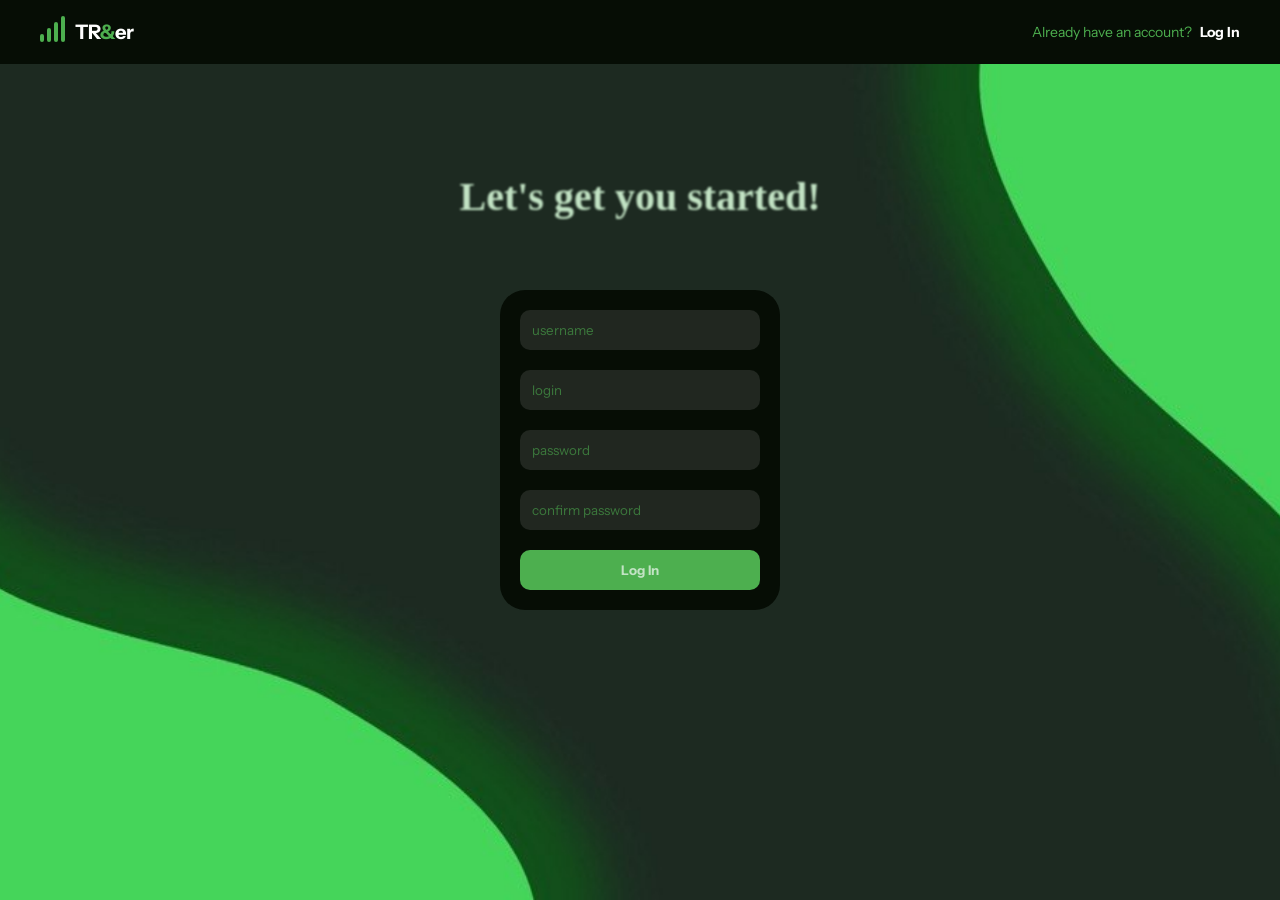
<file: src/FrontEnd/index.html>
<!DOCTYPE html>
<html lang="en">
<head>
    <meta charset="UTF-8">
    <meta name="viewport" content="width=device-width, initial-scale=1.0">
    <title>Document</title>

    <link rel="stylesheet" href="styles.css">
    <script src="script.js"></script>
</head>
<body>
    <div class="root">
        <header class="header">
            <div class="header_left">
               
                <div class="logo_container">
                     <div class="logo_bars">
                         <div class="bar bar-1"></div>
                         <div class="bar bar-2"></div>
                         <div class="bar bar-3"></div>
                         <div class="bar bar-4"></div>
                     </div>
                    <div class="logo">TR<span class="green_text">&</span>er</div>
                 </div>
            </div>
                
            <div class="header_right">
                <div class="header_auth">
                    Already have an account? <a href="login.html" class="auth_link">Log In</a>
                </div>
            </div>
        </header>
        <div class="main">
            <h2 class="title">
                Let's get you started!
            </h2>
            <div class="form">
                <input id="u_name" class="input" placeholder="username" />
                <input id="u_login" class="input" placeholder="login" />
                <input id="u_pass" class="input" placeholder="password" />
                <input id="u_conf" class="input" placeholder="confirm password" />
                <a id="target_link" class="button_link" href="about.html">
                    <button class="button">Log In</button>
                </a>

            </div>
        </div>
    </div>
    <script src="script.js"></script>
</body>
</html>
</file>
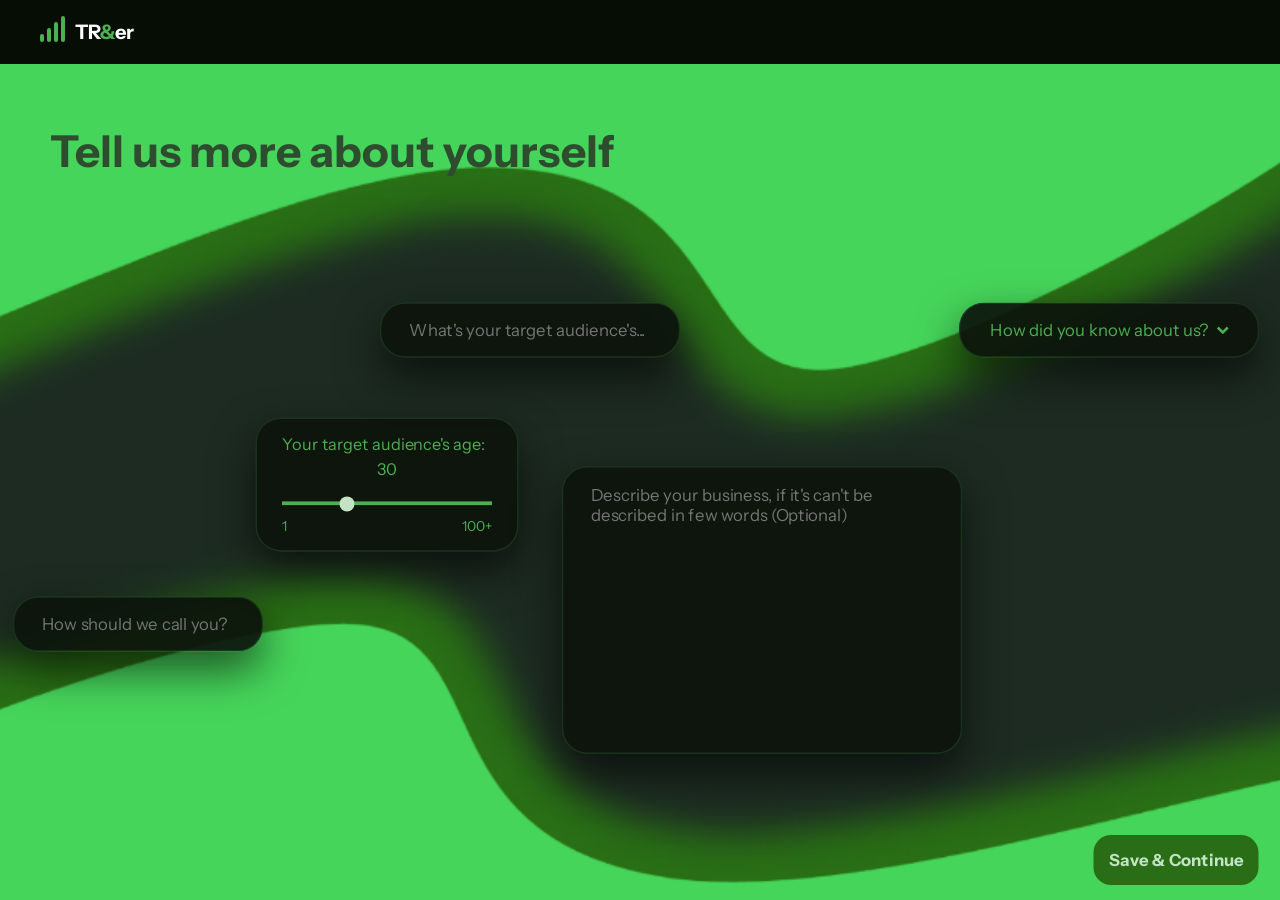
<file: src/FrontEnd/about.html>
<!-- <!DOCTYPE html> -->
<html lang="en">
<head>
    <meta charset="UTF-8">
    <meta name="viewport" content="width=device-width, initial-scale=1.0">
    <title>Tell us more - TR&er</title>
    <link rel="stylesheet" href="styles.css">
    <link rel="stylesheet" href="about.css">
</head>
<body>
    <div class="root">
        <header class="header">
            <div class="header_left">
                <div class="logo_container">
                    <div class="logo_bars">
                        <div class="bar bar-1"></div>
                        <div class="bar bar-2"></div>
                        <div class="bar bar-3"></div>
                        <div class="bar bar-4"></div>
                    </div>
                    <div class="logo">TR<span class="green_text">&</span>er</div>
                </div>
            </div>
        </header>

        <div class="main about-main">
            <h1 class="about-title">Tell us more about yourself</h1>
            
            <div class="about-workspace">
                <div class="glass-card card-name">
                    <input id="userName" class="input-transparent" placeholder="How should we call you?" />
                </div>

                <div class="glass-card card-age">
                    <label class="green-label">
                        Your target audience's age: <span class="age-value" id="ageValue">30</span>
                    </label>
                    <input id="userAge" type="range" class="range-slider" min="1" max="100" value="30">
                    <div class="range-labels"><span>1</span><span>100+</span></div>
                </div>

                <div class="glass-card card-target">
                    <input id="targetAudience" class="input-transparent" placeholder="What's your target audience's..." />
                </div>

                <div class="glass-card card-desc">
                    <textarea id="businessDesc" class="textarea-input" placeholder="Describe your business, if it's can't be described in few words (Optional)"></textarea>
                </div>

                <div class="glass-card card-source">
                    <select id="infoSource" class="select-input">
                        <option value="" disabled selected><span class="option_title">How did you know about us?</span></option>
                        <option>Social Media</option>
                        <option>Friends</option>
                        <option>Advertisement</option>
                    </select>
                </div>
            </div>
            <div class="actions">
                <button type="button" class="generate-btn" onclick="saveProfileAndContinue()">Save & Continue</button>
            </div>
        </div>
    </div>
 <script src="script.js"></script>
</body>
</html>
</file>
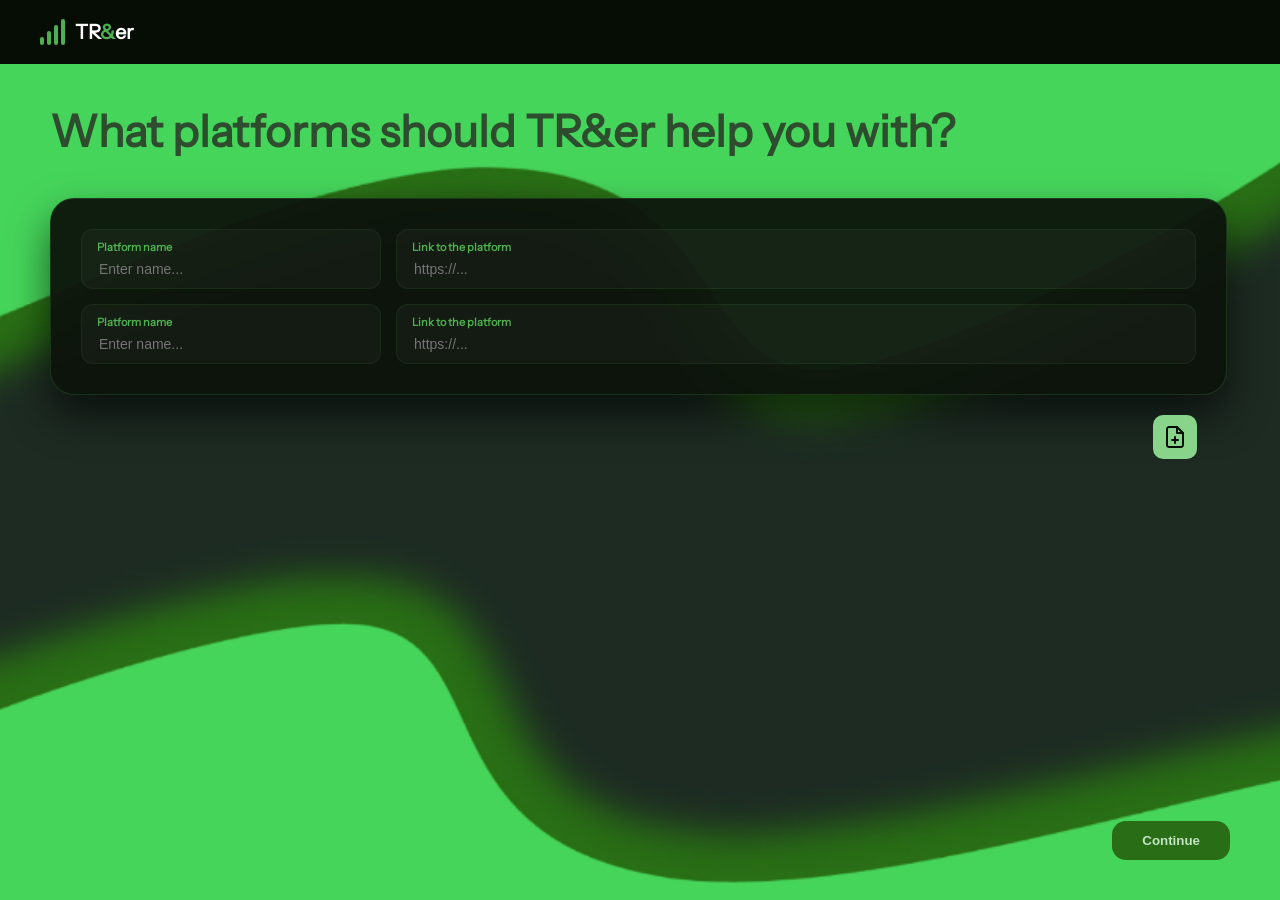
<file: src/FrontEnd/help.html>
<!DOCTYPE html>
<html lang="uk">
<head>
    <meta charset="UTF-8">
    <meta name="viewport" content="width=device-width, initial-scale=1.0">
    <title>TR&er - Platforms</title>
    <link rel="stylesheet" href="help.css">
</head>
<body class="root">
    
    <header class="header">
        <div class="logo_container">
            <div class="logo_bars">
                <div class="bar bar-1"></div>
                <div class="bar bar-2"></div>
                <div class="bar bar-3"></div>
                <div class="bar bar-4"></div>
            </div>
            <span class="logo">TR<span class="green_text">&</span>er</span>
        </div>
    </header>

    <main class="content">
        <h1 class="about-title">What platforms should TR&er help you with?</h1>

        <div class="platforms-workspace">
            <div class="glass-card-container" id="platformsContainer">

                <div class="platform-row">
                    <div class="input-wrapper name-box">
                        <label class="green-label">Platform name</label>
                        <input type="text" class="platform-name input-transparent" placeholder="Enter name...">
                    </div>
                    <div class="input-wrapper link-box">
                        <label class="green-label">Link to the platform</label>
                        <input type="text" class="platform-link input-transparent" placeholder="https://...">
                    </div>
                </div>

                <div class="platform-row">
                    <div class="input-wrapper name-box">
                        <label class="green-label">Platform name</label>
                        <input type="text" class="platform-name input-transparent" placeholder="Enter name...">
                    </div>
                    <div class="input-wrapper link-box">
                        <label class="green-label">Link to the platform</label>
                        <input type="text" class="platform-link input-transparent" placeholder="https://...">
                    </div>
                </div>
            </div>

            <div class="add_action_wrapper">
                <button class="add-btn" id="addPlatformBtn">
                    <svg width="24" height="24" viewBox="0 0 24 24" fill="none" xmlns="http://www.w3.org/2000/svg">
                        <path d="M14 2H6C5.46957 2 4.96086 2.21071 4.58579 2.58579C4.21071 2.96086 4 3.46957 4 4V20C4 20.5304 4.21071 21.0391 4.58579 21.4142C4.96086 21.7893 5.46957 22 6 22H18C18.5304 22 19.0391 21.7893 19.4142 21.4142C19.7893 21.0391 20 20.5304 20 20V8L14 2Z" stroke="#060D05" stroke-width="2" stroke-linecap="round" stroke-linejoin="round"/>
                        <path d="M14 2V8H20" stroke="#060D05" stroke-width="2" stroke-linecap="round" stroke-linejoin="round"/>
                        <path d="M12 18V12" stroke="#060D05" stroke-width="2" stroke-linecap="round" stroke-linejoin="round"/>
                        <path d="M9 15H15" stroke="#060D05" stroke-width="2" stroke-linecap="round" stroke-linejoin="round"/>
                    </svg>
                </button>
            </div>
        </div>

        <button class="generate-btn">Continue</button>
    </main>

    <script src="script.js"></script>
</body>
</html>
</file>
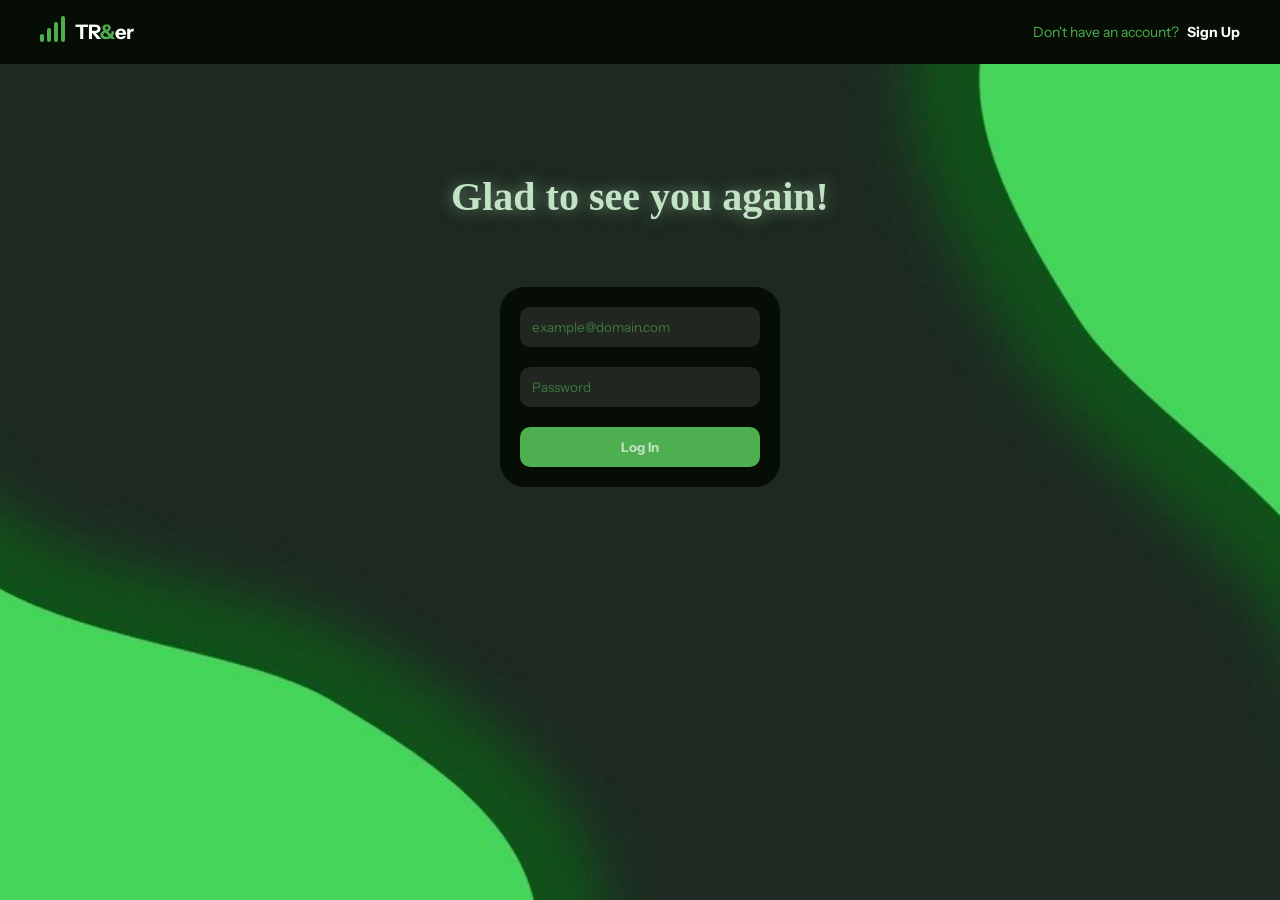
<file: src/FrontEnd/login.html>
<!DOCTYPE html>
<html lang="en">
<head>
    <meta charset="UTF-8">
    <meta name="viewport" content="width=device-width, initial-scale=1.0">
    <title>Glad to see you again!</title>
    <link rel="stylesheet" href="styles.css">
</head>
<body>
    <div class="root">
        <header class="header">
            <div class="header_left">
                <div class="logo_container">
                    <div class="logo_bars">
                        <div class="bar bar-1"></div>
                        <div class="bar bar-2"></div>
                        <div class="bar bar-3"></div>
                        <div class="bar bar-4"></div>
                    </div>
                    <div class="logo">TR<span class="green_text">&</span>er</div>
                </div>
            </div>
            <div class="header_right">
                <div class="header_auth">
                    Don't have an account? <a href="index.html" class="auth_link">Sign Up</a>
                </div>
            </div>
        </header>

        <div class="main">
            <h2 class="title" style="filter: blur(0.5px); text-shadow: 0 0 15px rgba(194, 227, 196, 0.5); margin-bottom: 30px;">
                Glad to see you again!
            </h2>
            
            <div class="form">
                <input class="input" type="email" placeholder="example@domain.com" />
                <input class="input" type="password" placeholder="Password" />
                
                <a class="button_link" href="about.html">
                    <button class="button">Log In</button>
                </a>
            </div>
        </div>
    </div>
</body>
</html>
</file>
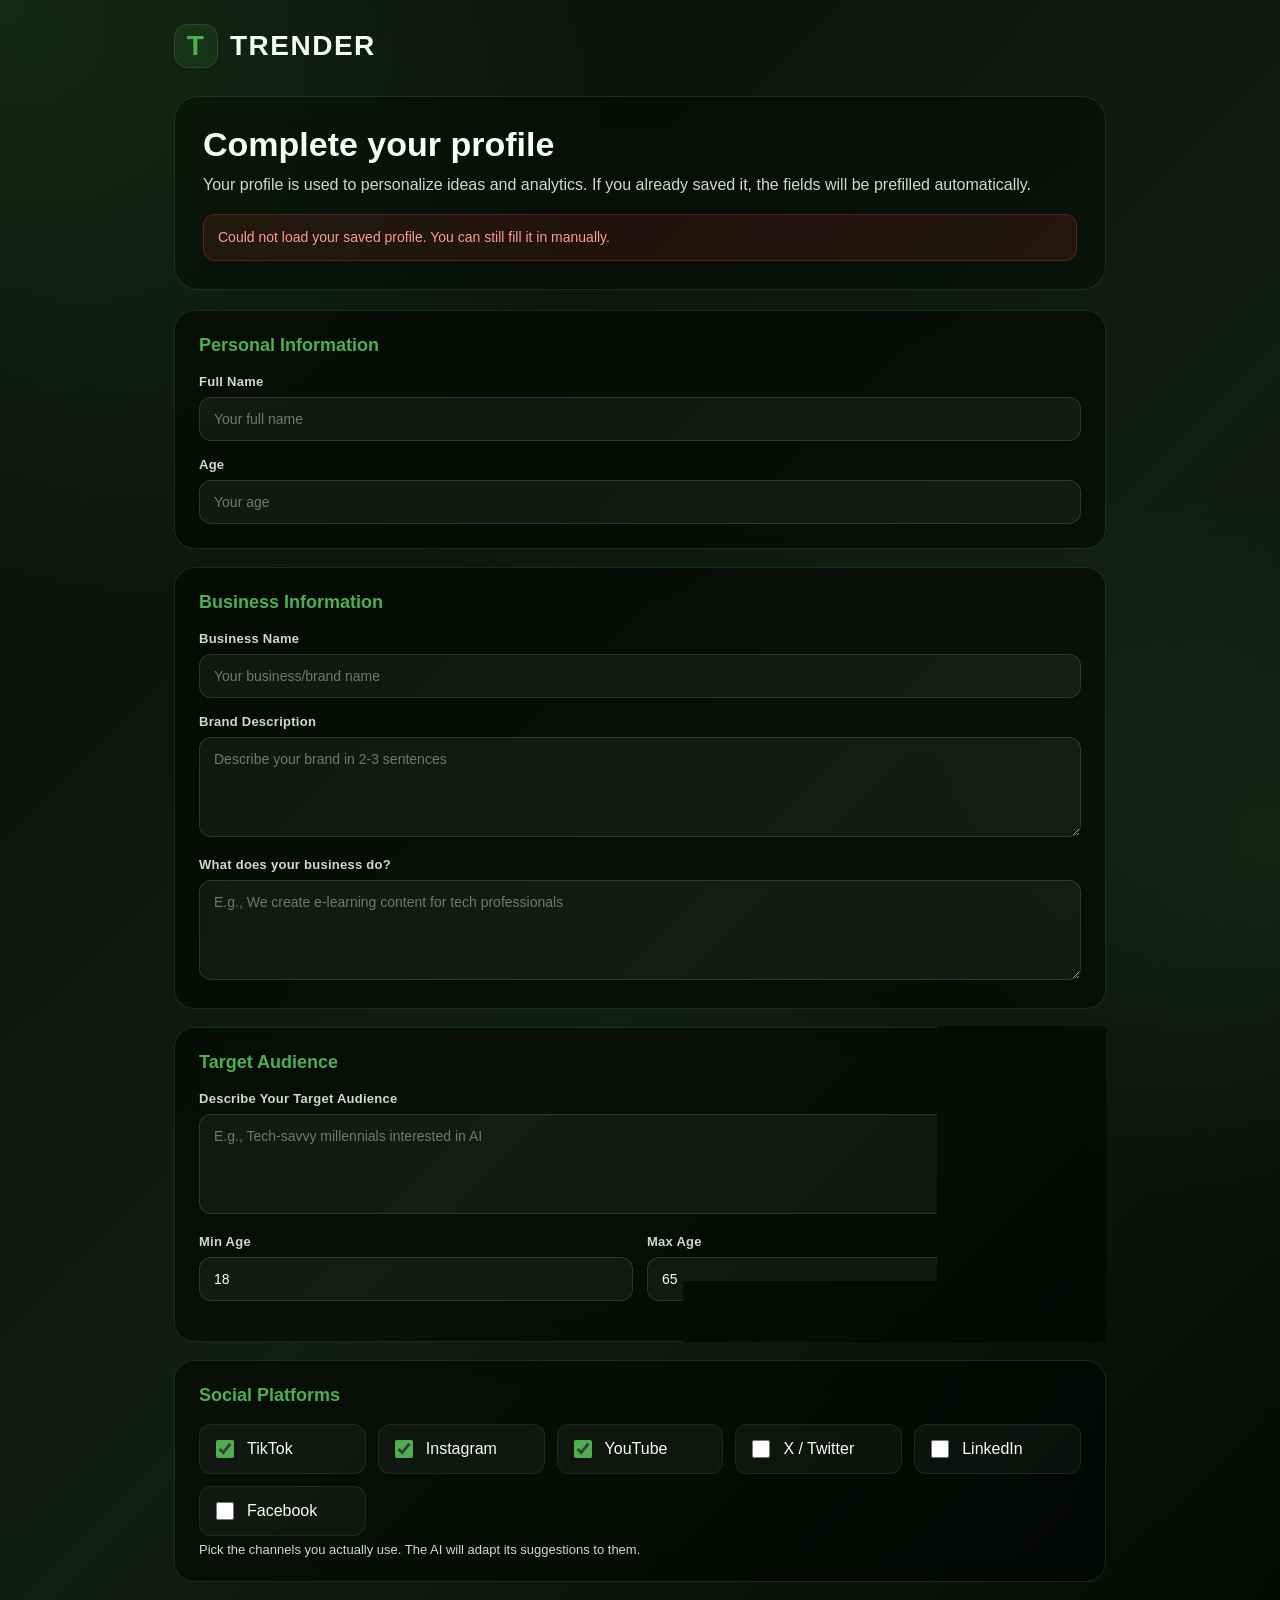
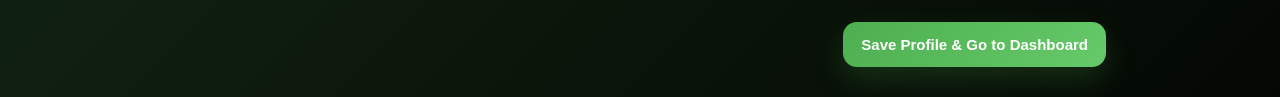
<file: src/FrontEnd/profile.html>
<!DOCTYPE html>
<html lang="en">
<head>
    <meta charset="UTF-8">
    <meta name="viewport" content="width=device-width, initial-scale=1.0">
    <title>TRENDER | Setup Profile</title>
    <style>
        * { box-sizing: border-box; }
        :root {
            --panel: rgba(0, 0, 0, 0.34);
            --panel-strong: rgba(0, 0, 0, 0.5);
            --line: rgba(77, 175, 79, 0.22);
            --text: #f4fff4;
            --muted: #cbdccb;
            --green: #4daf4f;
        }
        body {
            margin: 0;
            min-height: 100vh;
            color: var(--text);
            font-family: 'Instrument Sans', -apple-system, sans-serif;
            background:
                radial-gradient(circle at top left, rgba(77, 175, 79, 0.18), transparent 30%),
                radial-gradient(circle at right center, rgba(77, 175, 79, 0.1), transparent 24%),
                linear-gradient(135deg, #060d05 0%, #102010 55%, #040804 100%);
        }
        .page-shell { max-width: 980px; margin: 0 auto; padding: 24px; }
        .topbar {
            display: flex;
            align-items: center;
            justify-content: space-between;
            gap: 16px;
            margin-bottom: 28px;
        }
        .logo {
            display: flex;
            align-items: center;
            gap: 12px;
            font-size: 28px;
            font-weight: 700;
            letter-spacing: 1.5px;
        }
        .logo-badge {
            width: 44px;
            height: 44px;
            border-radius: 14px;
            display: grid;
            place-items: center;
            background: rgba(77, 175, 79, 0.12);
            border: 1px solid var(--line);
            color: var(--green);
        }
        .hero {
            background: var(--panel);
            backdrop-filter: blur(16px);
            border: 1px solid var(--line);
            border-radius: 24px;
            padding: 28px;
            margin-bottom: 20px;
        }
        .hero h1 { margin: 0 0 8px; font-size: 34px; }
        .hero p { margin: 0; color: var(--muted); line-height: 1.6; }
        .status {
            margin-top: 16px;
            border-radius: 12px;
            padding: 12px 14px;
            font-size: 14px;
            line-height: 1.5;
            display: none;
        }
        .status.show { display: block; }
        .status.error {
            display: block;
            background: rgba(255, 59, 48, 0.1);
            border: 1px solid rgba(255, 59, 48, 0.25);
            color: #ff9b9b;
        }
        .status.success {
            display: block;
            background: rgba(77, 175, 79, 0.12);
            border: 1px solid rgba(77, 175, 79, 0.3);
            color: #a8f0aa;
        }
        .form-grid { display: grid; gap: 18px; }
        .section {
            background: var(--panel-strong);
            backdrop-filter: blur(14px);
            border: 1px solid var(--line);
            border-radius: 20px;
            padding: 24px;
        }
        .section-title { margin: 0 0 18px; font-size: 18px; color: var(--green); }
        .form-group { margin-bottom: 16px; }
        .form-group:last-child { margin-bottom: 0; }
        .form-group label {
            display: block;
            margin-bottom: 8px;
            font-size: 13px;
            color: var(--muted);
            font-weight: 600;
            letter-spacing: 0.02em;
        }
        .form-group input, .form-group textarea {
            width: 100%;
            padding: 13px 14px;
            background: rgba(255, 255, 255, 0.05);
            border: 1px solid rgba(77, 175, 79, 0.25);
            border-radius: 12px;
            color: var(--text);
            font-size: 14px;
            font-family: inherit;
            outline: none;
            transition: border-color 0.2s ease, background 0.2s ease, transform 0.2s ease;
        }
        .form-group input:focus, .form-group textarea:focus {
            background: rgba(77, 175, 79, 0.08);
            border-color: var(--green);
            transform: translateY(-1px);
        }
        .form-group textarea { resize: vertical; min-height: 100px; }
        .form-row { display: grid; grid-template-columns: repeat(2, minmax(0, 1fr)); gap: 14px; }
        .platforms {
            display: grid;
            grid-template-columns: repeat(auto-fit, minmax(160px, 1fr));
            gap: 12px;
        }
        .platform-check {
            display: flex;
            align-items: center;
            gap: 10px;
            padding: 12px;
            border-radius: 12px;
            background: rgba(255, 255, 255, 0.04);
            border: 1px solid rgba(77, 175, 79, 0.15);
        }
        .platform-check input { width: 18px; height: 18px; accent-color: var(--green); cursor: pointer; }
        .platform-check label { cursor: pointer; flex: 1; margin: 0; color: var(--text); }
        .actions {
            display: flex;
            justify-content: flex-end;
            padding: 22px 0 6px;
        }
        .submit-btn {
            min-width: 220px;
            padding: 14px 18px;
            background: linear-gradient(135deg, var(--green), #66c96a);
            border: none;
            border-radius: 14px;
            color: white;
            font-size: 15px;
            font-weight: 700;
            cursor: pointer;
            transition: transform 0.2s ease, box-shadow 0.2s ease, opacity 0.2s ease;
            box-shadow: 0 12px 30px rgba(77, 175, 79, 0.22);
        }
        .submit-btn:hover:not(:disabled) { transform: translateY(-2px); box-shadow: 0 16px 36px rgba(77, 175, 79, 0.28); }
        .submit-btn:disabled { opacity: 0.6; cursor: not-allowed; box-shadow: none; }
        .hint { color: var(--muted); font-size: 13px; margin-top: 6px; }
        @media (max-width: 760px) {
            .page-shell { padding: 16px; }
            .hero { padding: 22px; }
            .hero h1 { font-size: 28px; }
            .form-row { grid-template-columns: 1fr; }
            .actions { justify-content: stretch; }
            .submit-btn { width: 100%; }
        }
    </style>
</head>
<body>
    <div class="page-shell">
        <div class="topbar">
            <div class="logo">
                <div class="logo-badge">T</div>
                <span>TRENDER</span>
            </div>
        </div>

        <section class="hero">
            <h1>Complete your profile</h1>
            <p>Your profile is used to personalize ideas and analytics. If you already saved it, the fields will be prefilled automatically.</p>
            <div id="statusMsg" class="status"></div>
        </section>

        <form id="profileForm" class="form-grid" onsubmit="handleSaveProfile(event)">
            <section class="section">
                <h2 class="section-title">Personal Information</h2>
                <div class="form-group">
                    <label for="fullName">Full Name</label>
                    <input type="text" id="fullName" placeholder="Your full name" required>
                </div>
                <div class="form-group">
                    <label for="age">Age</label>
                    <input type="number" id="age" placeholder="Your age" min="13" max="120">
                </div>
            </section>

            <section class="section">
                <h2 class="section-title">Business Information</h2>
                <div class="form-group">
                    <label for="businessName">Business Name</label>
                    <input type="text" id="businessName" placeholder="Your business/brand name" required>
                </div>
                <div class="form-group">
                    <label for="brandDesc">Brand Description</label>
                    <textarea id="brandDesc" placeholder="Describe your brand in 2-3 sentences"></textarea>
                </div>
                <div class="form-group">
                    <label for="businessPrompt">What does your business do?</label>
                    <textarea id="businessPrompt" placeholder="E.g., We create e-learning content for tech professionals" required></textarea>
                </div>
            </section>

            <section class="section">
                <h2 class="section-title">Target Audience</h2>
                <div class="form-group">
                    <label for="targetAudience">Describe Your Target Audience</label>
                    <textarea id="targetAudience" placeholder="E.g., Tech-savvy millennials interested in AI" required></textarea>
                </div>
                <div class="form-row">
                    <div class="form-group">
                        <label for="ageMin">Min Age</label>
                        <input type="number" id="ageMin" value="18" min="13" max="120" required>
                    </div>
                    <div class="form-group">
                        <label for="ageMax">Max Age</label>
                        <input type="number" id="ageMax" value="65" min="13" max="120" required>
                    </div>
                </div>
            </section>

            <section class="section">
                <h2 class="section-title">Social Platforms</h2>
                <div class="platforms">
                    <div class="platform-check">
                        <input type="checkbox" id="tiktok" value="TikTok">
                        <label for="tiktok">TikTok</label>
                    </div>
                    <div class="platform-check">
                        <input type="checkbox" id="instagram" value="Instagram">
                        <label for="instagram">Instagram</label>
                    </div>
                    <div class="platform-check">
                        <input type="checkbox" id="youtube" value="YouTube">
                        <label for="youtube">YouTube</label>
                    </div>
                    <div class="platform-check">
                        <input type="checkbox" id="twitter" value="Twitter">
                        <label for="twitter">X / Twitter</label>
                    </div>
                    <div class="platform-check">
                        <input type="checkbox" id="linkedin" value="LinkedIn">
                        <label for="linkedin">LinkedIn</label>
                    </div>
                    <div class="platform-check">
                        <input type="checkbox" id="facebook" value="Facebook">
                        <label for="facebook">Facebook</label>
                    </div>
                </div>
                <div class="hint">Pick the channels you actually use. The AI will adapt its suggestions to them.</div>
            </section>

            <div class="actions">
                <button type="submit" class="submit-btn" id="submitBtn">Save Profile & Go to Dashboard</button>
            </div>
        </form>
    </div>

    <script>
        const API = 'http://127.0.0.1:8000';
        const PLATFORM_IDS = ['tiktok', 'instagram', 'youtube', 'twitter', 'linkedin', 'facebook'];
        const statusMsg = document.getElementById('statusMsg');
        const submitBtn = document.getElementById('submitBtn');

        function showError(msg) {
            statusMsg.className = 'status error';
            statusMsg.textContent = msg;
        }

        function showSuccess(msg) {
            statusMsg.className = 'status success';
            statusMsg.textContent = msg;
        }

        function setFormValues(profile) {
            document.getElementById('fullName').value = profile.full_name || '';
            document.getElementById('age').value = profile.age || '';
            document.getElementById('businessName').value = profile.business_name || '';
            document.getElementById('brandDesc').value = profile.brand_description || '';
            document.getElementById('businessPrompt').value = profile.business_prompt || '';
            document.getElementById('targetAudience').value = profile.target_audience_desc || '';
            document.getElementById('ageMin').value = profile.target_audience_age_min || 18;
            document.getElementById('ageMax').value = profile.target_audience_age_max || 65;

            const selectedPlatforms = new Set(Array.isArray(profile.platforms) ? profile.platforms : []);
            PLATFORM_IDS.forEach((platformId) => {
                const checkbox = document.getElementById(platformId);
                if (checkbox) {
                    checkbox.checked = selectedPlatforms.has(checkbox.value);
                }
            });
        }

        function setDefaultPlatforms() {
            ['tiktok', 'instagram', 'youtube'].forEach((platformId) => {
                const checkbox = document.getElementById(platformId);
                if (checkbox) {
                    checkbox.checked = true;
                }
            });
        }

        function loadProfile() {
            fetch(API + '/api/me', { credentials: 'include' })
                .then((response) => {
                    if (response.status === 401) {
                        window.location.href = 'index.html';
                        return null;
                    }
                    return response.json();
                })
                .then((data) => {
                    if (!data) {
                        return;
                    }

                    if (data.success && data.profile) {
                        setFormValues(data.profile);
                        showSuccess('Profile loaded. Update anything you need and continue.');
                    } else {
                        setDefaultPlatforms();
                    }
                })
                .catch(() => {
                    setDefaultPlatforms();
                    showError('Could not load your saved profile. You can still fill it in manually.');
                });
        }

        function handleSaveProfile(e) {
            e.preventDefault();
            submitBtn.disabled = true;
            submitBtn.textContent = 'Saving...';

            const fullName = document.getElementById('fullName').value.trim();
            const age = parseInt(document.getElementById('age').value) || null;
            const businessName = document.getElementById('businessName').value.trim();
            const brandDesc = document.getElementById('brandDesc').value.trim();
            const businessPrompt = document.getElementById('businessPrompt').value.trim();
            const targetAudience = document.getElementById('targetAudience').value.trim();
            const ageMin = parseInt(document.getElementById('ageMin').value) || 18;
            const ageMax = parseInt(document.getElementById('ageMax').value) || 65;

            if (!fullName || !businessName || !businessPrompt || !targetAudience) {
                showError('Please fill in required fields');
                return;
            }

            const platforms = [];
            document.querySelectorAll('.platforms input:checked').forEach(cb => {
                platforms.push(cb.value);
            });

            fetch(API + '/api/profile', {
                method: 'POST',
                headers: { 'Content-Type': 'application/json' },
                body: JSON.stringify({
                    full_name: fullName,
                    age: age,
                    business_name: businessName,
                    brand_description: brandDesc,
                    business_prompt: businessPrompt,
                    target_audience_desc: targetAudience,
                    target_audience_age_min: ageMin,
                    target_audience_age_max: ageMax,
                    platforms: platforms
                }),
                credentials: 'include'
            })
            .then(r => r.json())
            .then(d => {
                if (d.success) {
                    showSuccess('Profile saved! Redirecting...');
                    setTimeout(() => {
                        window.location.href = 'dashboard.html';
                    }, 1500);
                } else {
                    showError(d.error || 'Failed to save profile');
                    submitBtn.disabled = false;
                    submitBtn.textContent = 'Save Profile & Go to Dashboard';
                }
            })
            .catch(e => {
                showError('Error: ' + e.message);
                submitBtn.disabled = false;
                submitBtn.textContent = 'Save Profile & Go to Dashboard';
            });
        }

        loadProfile();
    </script>
</body>
</html>
</file>
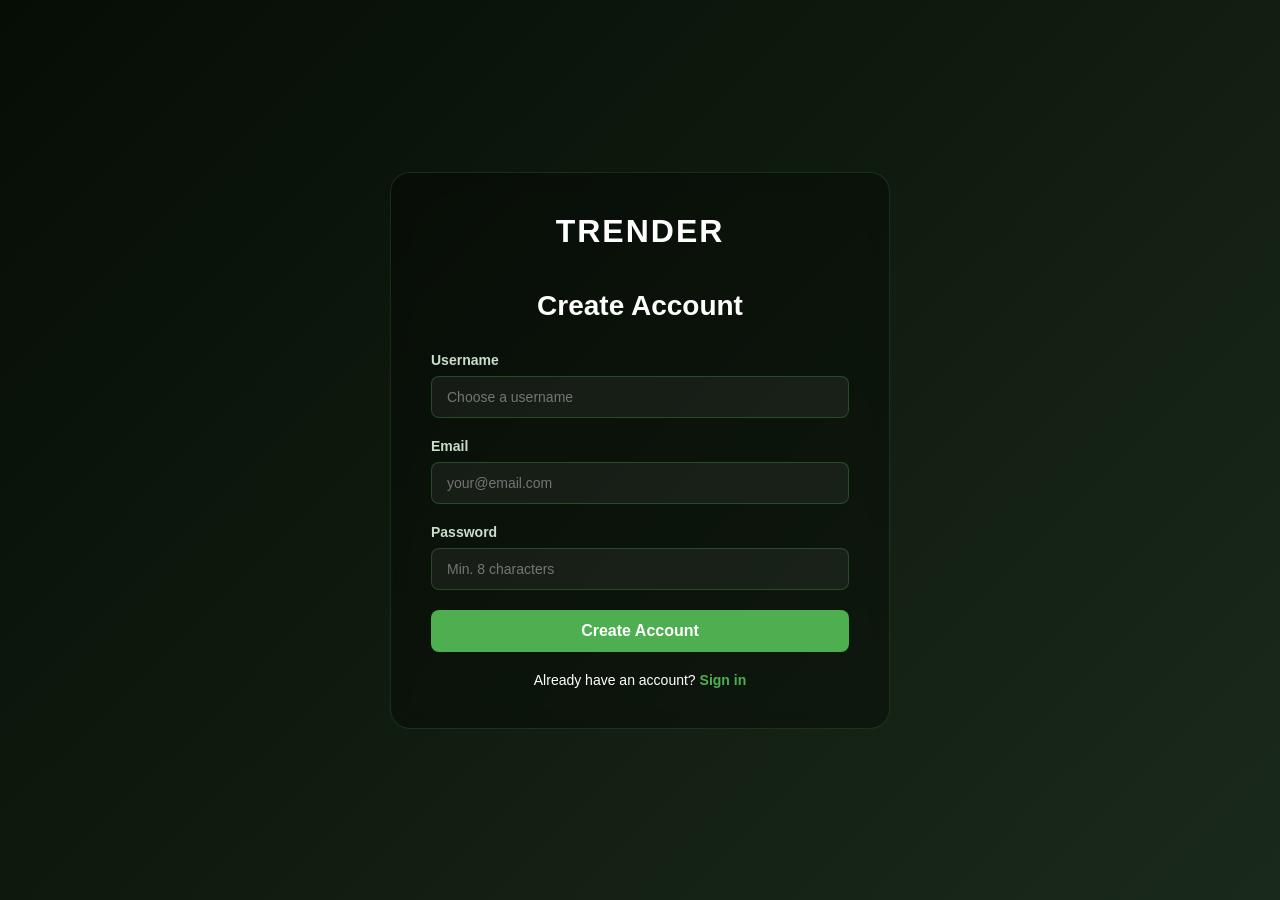
<file: src/FrontEnd/register.html>
<!DOCTYPE html>
<html lang="en">
<head>
    <meta charset="UTF-8">
    <meta name="viewport" content="width=device-width, initial-scale=1.0">
    <title>TRENDER | Register</title>
    <style>
        * { box-sizing: border-box; }
        body {
            margin: 0;
            padding: 0;
            background: #060d05 linear-gradient(135deg, #060d05 0%, #1a2a1a 100%);
            font-family: -apple-system, sans-serif;
            color: white;
            min-height: 100vh;
            display: flex;
            align-items: center;
            justify-content: center;
        }
        .container {
            width: 100%;
            max-width: 500px;
            padding: 40px;
            background: rgba(0, 0, 0, 0.3);
            backdrop-filter: blur(10px);
            border-radius: 20px;
            border: 1px solid rgba(77, 175, 79, 0.2);
        }
        .logo { font-size: 32px; font-weight: 700; text-align: center; margin-bottom: 40px; letter-spacing: 2px; }
        .title { font-size: 28px; font-weight: 700; margin-bottom: 30px; text-align: center; }
        .form-group { margin-bottom: 20px; }
        .form-group label { display: block; margin-bottom: 8px; font-size: 14px; color: #cbdccb; font-weight: 600; }
        .form-group input {
            width: 100%;
            padding: 12px 15px;
            background: rgba(255, 255, 255, 0.05);
            border: 1px solid rgba(77, 175, 79, 0.3);
            border-radius: 8px;
            color: white;
            font-size: 14px;
            transition: all 0.3s;
        }
        .form-group input:focus { outline: none; background: rgba(77, 175, 79, 0.1); border-color: #4daf4f; }
        .submit-btn {
            width: 100%;
            padding: 12px;
            background: #4daf4f;
            border: none;
            border-radius: 8px;
            color: white;
            font-size: 16px;
            font-weight: 700;
            cursor: pointer;
            transition: all 0.3s;
        }
        .submit-btn:hover:not(:disabled) { background: #3d9a3f; transform: translateY(-2px); }
        .submit-btn:disabled { opacity: 0.6; cursor: not-allowed; }
        .error { background: rgba(255, 59, 48, 0.1); border: 1px solid rgba(255, 59, 48, 0.3); color: #ff6b6b; padding: 12px; border-radius: 8px; margin-bottom: 20px; font-size: 14px; display: none; }
        .error.show { display: block; }
        .footer { margin-top: 20px; text-align: center; font-size: 14px; }
        .footer a { color: #4daf4f; text-decoration: none; font-weight: 600; }
    </style>
</head>
<body>
    <div class="container">
        <div class="logo">TRENDER</div>
        <div class="title">Create Account</div>
        <div class="error" id="errorMsg"></div>
        
        <form onsubmit="handleRegister(event)">
            <div class="form-group">
                <label>Username</label>
                <input type="text" id="username" placeholder="Choose a username" required>
            </div>
            <div class="form-group">
                <label>Email</label>
                <input type="email" id="email" placeholder="your@email.com" required>
            </div>
            <div class="form-group">
                <label>Password</label>
                <input type="password" id="password" placeholder="Min. 8 characters" required>
            </div>
            <button type="submit" class="submit-btn" id="submitBtn">Create Account</button>
        </form>
        
        <div class="footer">
            Already have an account? <a href="index.html">Sign in</a>
        </div>
    </div>

    <script>
        const API = 'http://127.0.0.1:8000';
        
        function showError(msg) {
            const el = document.getElementById('errorMsg');
            el.textContent = msg;
            el.classList.add('show');
            setTimeout(() => el.classList.remove('show'), 5000);
        }
        
        function handleRegister(e) {
            e.preventDefault();
            const btn = document.getElementById('submitBtn');
            const user = document.getElementById('username').value.trim();
            const email = document.getElementById('email').value.trim();
            const pass = document.getElementById('password').value.trim();
            
            if (!user || !email || !pass) {
                showError('Please fill in all fields');
                return;
            }
            
            if (pass.length < 8) {
                showError('Password must be at least 8 characters');
                return;
            }
            
            btn.disabled = true;
            btn.textContent = 'Creating...';
            
            fetch(API + '/api/register', {
                method: 'POST',
                headers: { 'Content-Type': 'application/json' },
                body: JSON.stringify({ username: user, email: email, password: pass }),
                credentials: 'include'
            })
            .then(r => r.json())
            .then(d => {
                if (d.success) {
                    window.location.href = 'profile.html';
                } else {
                    showError(d.error || 'Registration failed');
                    btn.disabled = false;
                    btn.textContent = 'Create Account';
                }
            })
            .catch(e => {
                showError('Error: ' + e.message);
                btn.disabled = false;
                btn.textContent = 'Create Account';
            });
        }
    </script>
</body>
</html>
</file>
<file: src/FrontEnd/styles.css>
@font-face {
  font-family: 'Instrument Sans';
  src: url('fonts/Instrument_Sans/static/InstrumentSans-Regular.ttf') format('truetype');
  font-weight: 400;
  font-style: normal;
}

@font-face {
  font-family: 'Instrument Sans';
  src: url('fonts/Instrument_Sans/static/InstrumentSans-SemiBold.ttf') format('truetype');
  font-weight: 600;
  font-style: normal;
}

@font-face {
  font-family: 'Instrument Sans';
  src: url('fonts/Instrument_Sans/static/InstrumentSans-Bold.ttf') format('truetype');
  font-weight: 700;
  font-style: normal;
}

@font-face {
  font-family: 'Instrument Sans';
  src: url('fonts/Instrument_Sans/static/InstrumentSans-Italic.ttf') format('truetype');
  font-weight: 400;
  font-style: italic;
}

html, body {
    height: 100%;
}

body {
    font-family: 'Instrument Sans', sans-serif;
    margin: 0;
}

body * {
    box-sizing: border-box;
}



.root {
    display: flex;
    flex-direction: column;
    align-items: center;
    height: 100%;
    
    background-image: url('images/background.jpg'); 
    
    background-size: cover;
    background-position: center;
    background-repeat: no-repeat;
}


.header {
    height: 64px;
    width: 100%;
    background-color: #060D05;
    display: flex;
    justify-content: space-between;
    align-items: center;
    padding: 0 40px;
}

.header_auth {
    color: #4daf4f; 
    font-size: 14px;
    font-weight: 400;
}

.auth_link {
    color: #ffffff; 
    text-decoration: none;
    font-weight: 700;
    margin-left: 5px;
}

.auth_link:hover {
    text-decoration: underline; 
}


.logo {
    color: #ffffff;
    font-weight: 700;
    font-size: 20px;
}

.main {
    position: relative;
    display: flex;
    flex-direction: column;
    align-items: center;
    flex: 1;
    width: 100%;
    justify-content: flex-start; 
    padding-top: 40px; 
}           



.title {
    display: flex;
    justify-content: center;
    align-items: center;
    color: #c2e3c4;
    font-size: 40px;
    font-weight: 700;
    filter: blur(0.9px);
    font-family: "Archivo Black";
    height: 15%;
}

.form {
    display: flex;
    flex-direction: column;
    gap: 20px;
    padding: 20px;
    width: 280px;
    background-color: #060D05;
    border-radius: 25px;
}

.input {
    font-family: inherit;
    height: 40px;
    border-radius: 10px;
    background-color: #212720;
    outline: none;
    border: none;
    padding: 12px;
    color: #4daf4f;
}
.input::placeholder {
    color: #4daf4f;
    opacity: 0.6;
}

.button {
    font-family: inherit;
    height: 40px;
    padding: 12px;
    border-radius: 10px;
    background-color: #4daf4f;
    border: none;
    outline: none;
    color: #c2e3c4;
    font-weight: 700;
    width: 100%;
}

.button:hover {
    cursor: pointer;

}

.button_link {
    display: block;
    text-decoration: none;
    width: 100%;
}

.logo_container {
    display: flex;
    align-items: center;
    gap: 10px;
}


.logo_bars {
    display: flex;
    align-items: flex-end; 
    gap: 3px;              
    height: 20px;         
}


.bar {
    width: 4px;
    background-color: #4daf4f; 
    border-radius: 2px;
}


.bar-1 { height: 40%; }
.bar-2 { height: 70%; }
.bar-3 { height: 100%; }
.bar-4 { height: 130%; }

.green_text {
    color: #4daf4f;
}
</file>
<file: src/FrontEnd/about.css>
@font-face {
  font-family: 'Instrument Sans';
  src: url('fonts/Instrument_Sans/static/InstrumentSans-Regular.ttf') format('truetype');
  font-weight: 400;
  font-style: normal;
}

.root {
    display: flex;
    flex-direction: column;
    align-items: center;
    height: 100%;
    
    background-image: url('images/background_2.png'); 
    
    background-size: cover;
    background-position: center;
    background-repeat: no-repeat;
}

.header {
    height: 64px;
    width: 100%;
    background-color: #060D05;
    display: flex;
    justify-content: space-between;
    align-items: center;
    padding: 0 40px;
    flex-shrink: 0;
}

.about-title {
    width: 100%;
    padding-left: 50px;
    color: #2e4d2f;
    font-size: 44px;
    font-weight: 800;
    margin-top: 20px;
    margin-bottom: 0;
}

.about-workspace {
    position: relative;
    width: 100%;
    height: 80vh;
}

.glass-card {
    position: absolute;
    background-color: rgba(13, 20, 12, 0.92);
    border-radius: 20px;
    padding: 12px 20px;
    border: 1px solid rgba(77, 175, 79, 0.2);
    box-shadow: 0 15px 35px rgba(0, 0, 0, 0.6);
    transform: scale(1.25);
}

.card-name { bottom: 35%; left: 3%; width: 200px; }
.card-age { bottom: 50%; left: 22%; width: 210px; }
.card-target { top: 18%; left: 32%; width: 240px; }
.card-desc { bottom: 24%; right: 28%; width: 320px; height: 230px; }
.card-source { top: 18%; right: 4%; width: 240px; }

.age-value {
    display: block;
    width: 100%;
    margin: 4px 0 0;
    text-align: center;
    font-weight: 500;
}

.input-transparent, .select-input, .textarea-input {
    background: transparent;
    border: none;
    outline: none;
    color: #4daf4f;
    width: 100%;
    font-family: 'Instrument Sans', sans-serif;
}
.select-input option {
    background-color: #0d140c; 
    color: #4daf4f;          
    padding: 10px;             
}
.option_title {
    display: inline-block;
    padding-right: 4px;
}
.select-input:focus option:checked {
    background: #4daf4f radial-gradient(#4daf4f, #4daf4f);
    color: #060D05;
}

.textarea-input {
    height: 100%;
    resize: none;
}

.green-label {
    display: block;
    color: #4daf4f;
    font-size: 13px;
    margin-bottom: 8px;
}

.logo_container { display: flex; align-items: center; gap: 10px; }
.logo_bars { display: flex; align-items: flex-end; gap: 3px; height: 20px; }
.bar { width: 4px; background-color: #4daf4f; border-radius: 2px; }
.bar-1 { height: 40%; }
.bar-2 { height: 70%; }
.bar-3 { height: 100%; }
.bar-4 { height: 130%; }
.logo { color: #ffffff; font-weight: 700; font-size: 20px; }

.range-slider {
    -webkit-appearance: none;
    width: 100%;
    height: 3px;
    background: #4daf4f;
    margin: 10px 0;
}
.range-slider::-webkit-slider-thumb {
    -webkit-appearance: none;
    height: 12px;
    width: 12px;
    border-radius: 50%;
    background: #c2e3c4;
}
.range-labels {
    display: flex;
    justify-content: space-between;
    color: #4daf4f;
    font-size: 11px;
}

.actions {
    position: absolute;
    bottom: 20px;
    width: 100%;
    display: flex;
    justify-content: flex-end;
}

.generate-btn {
    position: absolute;
    right: 3%;
    bottom: 0;
    font-family: inherit;
    height: 40px;
    min-width: 60px;
    padding: 12px;
    border-radius: 14px;
    background-color: #296E16;
    border: none;
    outline: none;
    color: #c2e3c4;
    font-weight: 700;
    transform: scale(1.25);
}

.generate-btn:hover {
    cursor: pointer;
}
</file>
<file: src/FrontEnd/help.css>
@font-face {
  font-family: 'Instrument Sans';
  src: url('fonts/Instrument_Sans/static/InstrumentSans-Regular.ttf') format('truetype');
  font-weight: 400;
}

* { box-sizing: border-box; }

body, html {
    margin: 0;
    padding: 0;
    height: 100%;
    font-family: 'Instrument Sans', sans-serif;
}

.root {
    display: flex;
    flex-direction: column;
    background-color: #060D05; 
    background-image: url('images/background_2.png'); 
    background-size: cover;
    background-position: center;
    min-height: 100vh;
}

.header {
    height: 64px;
    background-color: #060D05;
    display: flex;
    align-items: center;
    padding: 0 40px;
}

.about-title {
    color: #2e4d2f;
    font-size: 44px;
    font-weight: 800;
    padding-left: 50px;
    margin: 40px 0;
}

.platforms-workspace {
    position: relative;
    padding: 0 50px;
    display: flex;
    flex-direction: column;
    align-items: flex-start;
}

.glass-card-container {
    background-color: rgba(13, 20, 12, 0.95);
    border-radius: 24px;
    padding: 30px;
    border: 1px solid rgba(77, 175, 79, 0.2);
    box-shadow: 0 20px 40px rgba(0, 0, 0, 0.6);
    display: flex;
    flex-direction: column;
    gap: 15px;
    max-width: 1200px;
}

.platform-row {
    display: flex;
    gap: 15px;
}

.input-wrapper {
    background: rgba(255, 255, 255, 0.03);
    border: 1px solid rgba(77, 175, 79, 0.1);
    border-radius: 12px;
    padding: 10px 15px;
}

.name-box { width: 300px; }
.link-box { width: 800px; }

.green-label {
    display: block;
    color: #4daf4f;
    font-size: 11px;
    margin-bottom: 4px;
    font-weight: 600;
}

.input-transparent {
    background: transparent;
    border: none;
    outline: none;
    color: #c2e3c4;
    width: 100%;
    font-size: 14px;
}

.add_action_wrapper {
    display: flex;
    justify-content: flex-end;
    width: 1177px;
    padding: 20px 30px;
}

.add-btn {
    align-self: flex-end;
    width: 44px;
    height: 44px;
    border-radius: 10px;
    background-color: #88d48a; 
    border: none;
    cursor: pointer;
    display: flex;
    justify-content: center;
    align-items: center;
    transition: transform 0.2s;
}

.add-btn:hover { transform: scale(1.1); }

.generate-btn {
    position: fixed;
    bottom: 40px;
    right: 50px;
    padding: 12px 30px;
    border-radius: 14px;
    background-color: #296E16;
    color: #c2e3c4;
    border: none;
    font-weight: 700;
    cursor: pointer;
}

.logo_container { display: flex; align-items: center; gap: 10px; }
.logo_bars { display: flex; align-items: flex-end; gap: 3px; }
.bar { width: 4px; background-color: #4daf4f; border-radius: 2px; }
.bar-1 { height: 8px; } .bar-2 { height: 14px; } .bar-3 { height: 20px; } .bar-4 { height: 26px; }
.logo { color: white; font-weight: 700; font-size: 20px; }
.green_text {
    color: #4daf4f;
}
</file>
